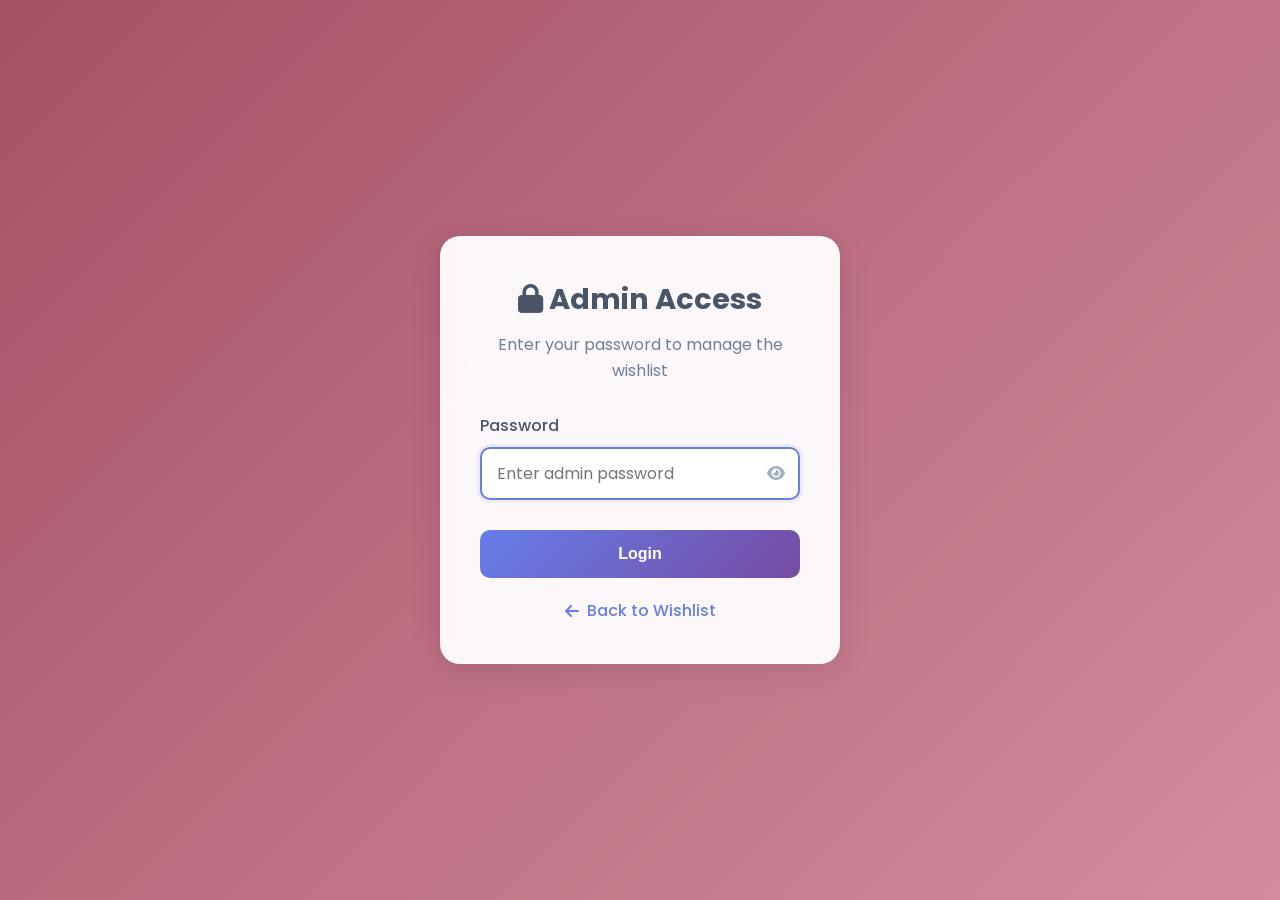
<file: admin-login.html>
<!DOCTYPE html>
<html lang="en">
<head>
    <meta charset="UTF-8">
    <meta name="viewport" content="width=device-width, initial-scale=1.0">
    <title>Admin Login - JJ's Birthday Wishlist</title>
    <link rel="stylesheet" href="styles.css">
    <link href="https://cdnjs.cloudflare.com/ajax/libs/font-awesome/6.0.0/css/all.min.css" rel="stylesheet">
    <link href="https://fonts.googleapis.com/css2?family=Poppins:wght@300;400;500;600;700&display=swap" rel="stylesheet">
    <style>
        .login-container {
            min-height: 100vh;
            display: flex;
            align-items: center;
            justify-content: center;
            padding: 20px;
        }
        
        .login-card {
            background: rgba(255, 255, 255, 0.95);
            backdrop-filter: blur(10px);
            border-radius: 20px;
            padding: 40px;
            box-shadow: 0 8px 32px rgba(0, 0, 0, 0.1);
            width: 100%;
            max-width: 400px;
            text-align: center;
        }
        
        .login-header {
            margin-bottom: 30px;
        }
        
        .login-header h1 {
            color: #4a5568;
            margin-bottom: 10px;
            font-size: 1.8rem;
        }
        
        .login-header p {
            color: #718096;
            font-size: 1rem;
        }
        
        .login-form {
            text-align: left;
        }
        
        .form-group {
            margin-bottom: 20px;
        }
        
        .form-group label {
            display: block;
            margin-bottom: 8px;
            font-weight: 500;
            color: #4a5568;
        }
        
        .form-group input {
            width: 100%;
            padding: 12px 15px;
            border: 2px solid #e2e8f0;
            border-radius: 10px;
            font-size: 16px;
            font-family: inherit;
            transition: all 0.3s ease;
            background: white;
        }
        
        .form-group input:focus {
            outline: none;
            border-color: #667eea;
            box-shadow: 0 0 0 3px rgba(102, 126, 234, 0.1);
        }
        
        .login-btn {
            width: 100%;
            padding: 15px;
            background: linear-gradient(135deg, #667eea 0%, #764ba2 100%);
            color: white;
            border: none;
            border-radius: 10px;
            font-size: 16px;
            font-weight: 600;
            cursor: pointer;
            transition: all 0.3s ease;
            margin-top: 10px;
        }
        
        .login-btn:hover {
            transform: translateY(-2px);
            box-shadow: 0 8px 25px rgba(102, 126, 234, 0.3);
        }
        
        .login-btn:disabled {
            opacity: 0.6;
            cursor: not-allowed;
            transform: none;
        }
        
        .back-link {
            margin-top: 20px;
            text-align: center;
        }
        
        .back-link a {
            color: #667eea;
            text-decoration: none;
            font-weight: 500;
            display: inline-flex;
            align-items: center;
            gap: 8px;
            transition: color 0.3s ease;
        }
        
        .back-link a:hover {
            color: #4a5568;
        }
        
        .error-message {
            background: #fed7d7;
            color: #c53030;
            padding: 12px 15px;
            border-radius: 10px;
            margin-bottom: 20px;
            font-size: 14px;
            display: none;
        }
        
        .password-toggle {
            position: relative;
        }
        
        .password-toggle i {
            position: absolute;
            right: 15px;
            top: 50%;
            transform: translateY(-50%);
            cursor: pointer;
            color: #a0aec0;
            transition: color 0.3s ease;
        }
        
        .password-toggle i:hover {
            color: #4a5568;
        }
        
        .loading {
            display: none;
            width: 20px;
            height: 20px;
            border: 2px solid #ffffff;
            border-top: 2px solid transparent;
            border-radius: 50%;
            animation: spin 1s linear infinite;
            margin: 0 auto;
        }
        
        @keyframes spin {
            0% { transform: rotate(0deg); }
            100% { transform: rotate(360deg); }
        }
    </style>
</head>
<body>
    <div class="login-container">
        <div class="login-card">
            <div class="login-header">
                <h1><i class="fas fa-lock"></i> Admin Access</h1>
                <p>Enter your password to manage the wishlist</p>
            </div>
            
            <div class="error-message" id="errorMessage">
                <i class="fas fa-exclamation-circle"></i>
                <span id="errorText">Invalid password. Please try again.</span>
            </div>
            
            <form class="login-form" id="loginForm">
                <div class="form-group">
                    <label for="password">Password</label>
                    <div class="password-toggle">
                        <input type="password" id="password" required placeholder="Enter admin password">
                        <i class="fas fa-eye" id="togglePassword" onclick="togglePasswordVisibility()"></i>
                    </div>
                </div>
                
                <button type="submit" class="login-btn" id="loginBtn">
                    <span id="loginText">Login</span>
                    <div class="loading" id="loading"></div>
                </button>
            </form>
            
            <div class="back-link">
                <a href="index.html">
                    <i class="fas fa-arrow-left"></i>
                    Back to Wishlist
                </a>
            </div>
        </div>
    </div>

    <script>
        // Default admin password (you can change this)
        const ADMIN_PASSWORD = "admin123";        
        // Check if already logged in
        if (sessionStorage.getItem('adminLoggedIn') === 'true') {
            window.location.href = 'admin-dashboard.html';
        }
        
        document.getElementById('loginForm').addEventListener('submit', function(e) {
            e.preventDefault();
            
            const password = document.getElementById('password').value;
            const loginBtn = document.getElementById('loginBtn');
            const loginText = document.getElementById('loginText');
            const loading = document.getElementById('loading');
            const errorMessage = document.getElementById('errorMessage');
            
            // Show loading state
            loginBtn.disabled = true;
            loginText.style.display = 'none';
            loading.style.display = 'block';
            errorMessage.style.display = 'none';
            
            // Simulate login delay for better UX
            setTimeout(() => {
                // Debug: Log the comparison
                console.log('Password entered:', password);
                console.log('Expected password:', ADMIN_PASSWORD);
                console.log('Match:', password === ADMIN_PASSWORD);
                
                if (password === ADMIN_PASSWORD) {
                    // Login successful
                    sessionStorage.setItem('adminLoggedIn', 'true');
                    sessionStorage.setItem('adminLoginTime', Date.now().toString());
                    window.location.href = 'admin-dashboard.html';
                } else {
                    // Login failed
                    loginBtn.disabled = false;
                    loginText.style.display = 'block';
                    loading.style.display = 'none';
                    errorMessage.style.display = 'block';
                    document.getElementById('password').value = '';
                    document.getElementById('password').focus();
                }
            }, 1000);
        });
        
        function togglePasswordVisibility() {
            const passwordInput = document.getElementById('password');
            const toggleIcon = document.getElementById('togglePassword');
            
            if (passwordInput.type === 'password') {
                passwordInput.type = 'text';
                toggleIcon.classList.remove('fa-eye');
                toggleIcon.classList.add('fa-eye-slash');
            } else {
                passwordInput.type = 'password';
                toggleIcon.classList.remove('fa-eye-slash');
                toggleIcon.classList.add('fa-eye');
            }
        }
        
        // Focus on password input when page loads
        document.addEventListener('DOMContentLoaded', function() {
            document.getElementById('password').focus();
        });
        
        // Handle Enter key
        document.getElementById('password').addEventListener('keypress', function(e) {
            if (e.key === 'Enter') {
                document.getElementById('loginForm').dispatchEvent(new Event('submit'));
            }
        });
    </script>
</body>
</html>
</file>
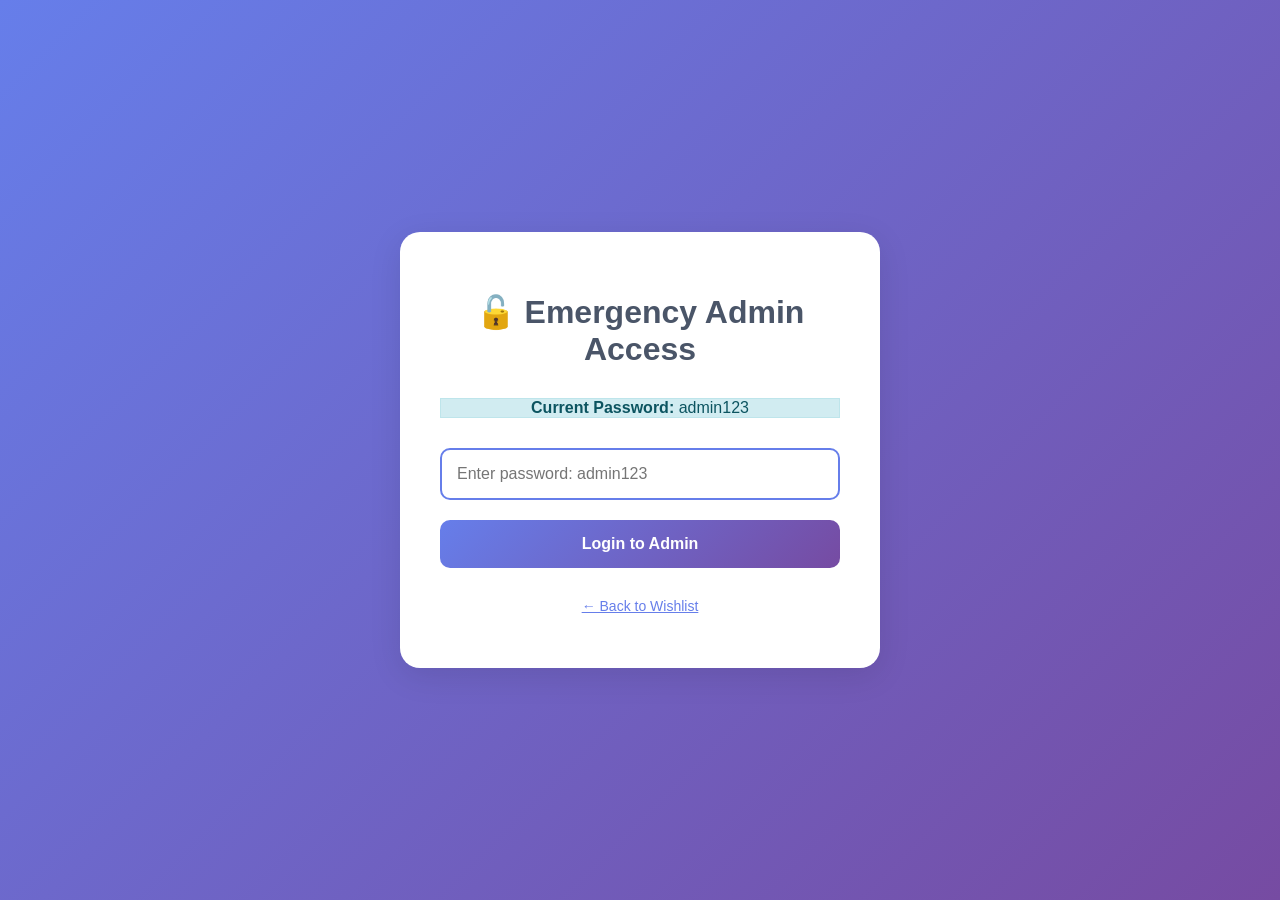
<file: emergency-login.html>
<!DOCTYPE html>
<html lang="en">
<head>
    <meta charset="UTF-8">
    <meta name="viewport" content="width=device-width, initial-scale=1.0">
    <title>Emergency Admin Access</title>
    <style>
        body {
            font-family: Arial, sans-serif;
            background: linear-gradient(135deg, #667eea 0%, #764ba2 100%);
            min-height: 100vh;
            display: flex;
            align-items: center;
            justify-content: center;
            margin: 0;
        }
        .login-box {
            background: white;
            padding: 40px;
            border-radius: 20px;
            box-shadow: 0 8px 32px rgba(0, 0, 0, 0.1);
            text-align: center;
            max-width: 400px;
            width: 90%;
        }
        h1 {
            color: #4a5568;
            margin-bottom: 30px;
        }
        input {
            width: 100%;
            padding: 15px;
            margin: 10px 0;
            border: 2px solid #e2e8f0;
            border-radius: 10px;
            font-size: 16px;
            box-sizing: border-box;
        }
        input:focus {
            outline: none;
            border-color: #667eea;
        }
        button {
            width: 100%;
            padding: 15px;
            background: linear-gradient(135deg, #667eea 0%, #764ba2 100%);
            color: white;
            border: none;
            border-radius: 10px;
            font-size: 16px;
            font-weight: 600;
            cursor: pointer;
            margin-top: 10px;
        }
        button:hover {
            transform: translateY(-2px);
            box-shadow: 0 8px 25px rgba(102, 126, 234, 0.3);
        }
        .message {
            margin-top: 20px;
            padding: 10px;
            border-radius: 5px;
            display: none;
        }
        .success {
            background: #d4edda;
            color: #155724;
            border: 1px solid #c3e6cb;
        }
        .error {
            background: #f8d7da;
            color: #721c24;
            border: 1px solid #f5c6cb;
        }
        .info {
            background: #d1ecf1;
            color: #0c5460;
            border: 1px solid #bee5eb;
            margin-bottom: 20px;
        }
    </style>
</head>
<body>
    <div class="login-box">
        <h1>🔓 Emergency Admin Access</h1>
        
        <div class="info">
            <strong>Current Password:</strong> admin123
        </div>
        
        <input type="password" id="password" placeholder="Enter password: admin123">
        <button onclick="login()">Login to Admin</button>
        
        <div id="message" class="message"></div>
        
        <p style="margin-top: 30px; font-size: 14px; color: #666;">
            <a href="index.html" style="color: #667eea;">← Back to Wishlist</a>
        </p>
    </div>

    <script>
        function login() {
            const password = document.getElementById('password').value;
            const message = document.getElementById('message');
            
            // Clear previous message
            message.style.display = 'none';
            
            if (password === 'admin123') {
                // Success
                message.className = 'message success';
                message.innerHTML = '✅ Login successful! Redirecting...';
                message.style.display = 'block';
                
                // Set session and redirect
                sessionStorage.setItem('adminLoggedIn', 'true');
                sessionStorage.setItem('adminLoginTime', Date.now().toString());
                
                setTimeout(() => {
                    window.location.href = 'admin-dashboard.html';
                }, 1000);
            } else {
                // Error
                message.className = 'message error';
                message.innerHTML = '❌ Wrong password. Try: admin123';
                message.style.display = 'block';
                document.getElementById('password').value = '';
                document.getElementById('password').focus();
            }
        }
        
        // Login on Enter key
        document.getElementById('password').addEventListener('keypress', function(e) {
            if (e.key === 'Enter') {
                login();
            }
        });
        
        // Focus on password field when page loads
        document.getElementById('password').focus();
    </script>
</body>
</html>
</file>
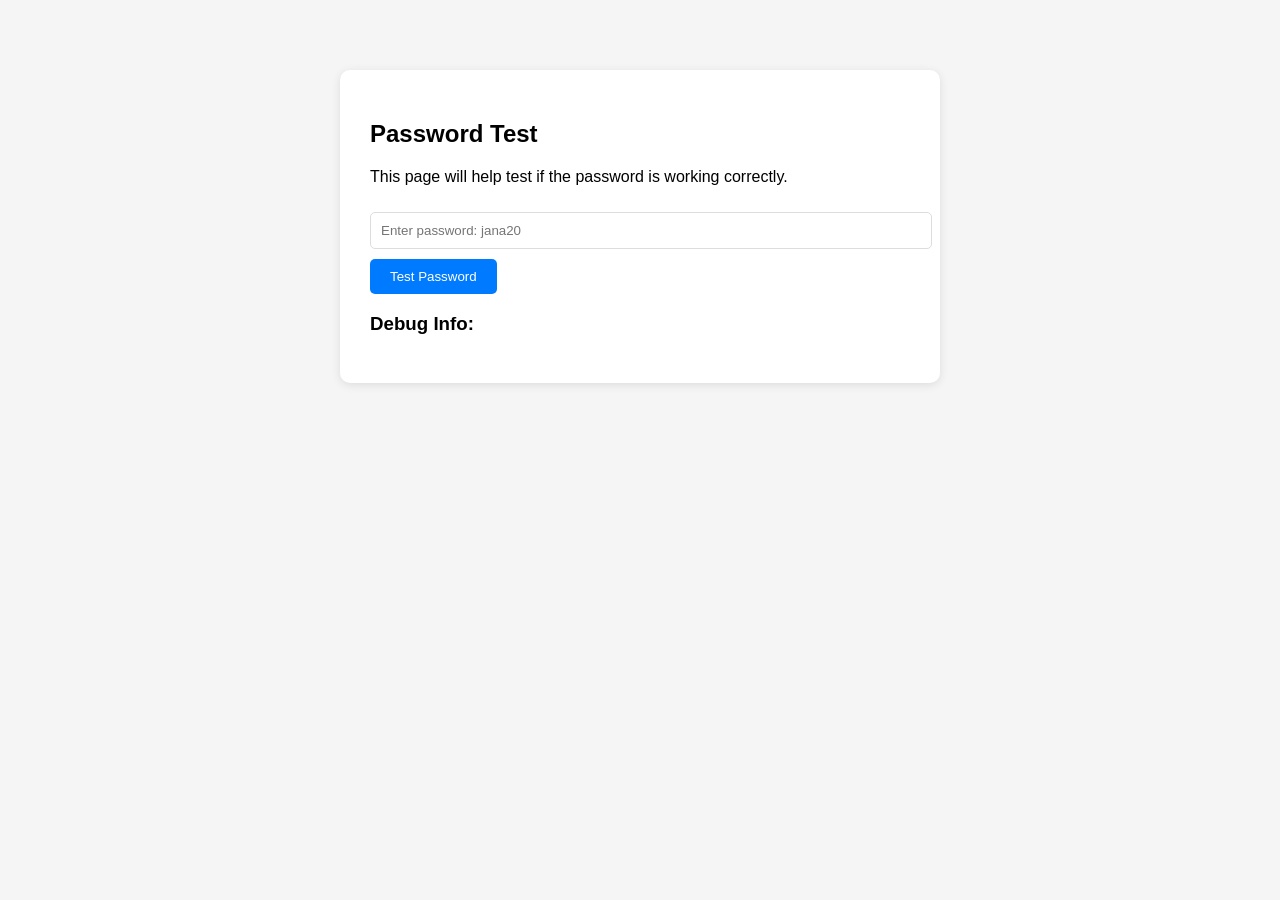
<file: password-test.html>
<!DOCTYPE html>
<html lang="en">
<head>
    <meta charset="UTF-8">
    <meta name="viewport" content="width=device-width, initial-scale=1.0">
    <title>Password Test</title>
    <style>
        body {
            font-family: Arial, sans-serif;
            max-width: 600px;
            margin: 50px auto;
            padding: 20px;
            background: #f5f5f5;
        }
        .test-box {
            background: white;
            padding: 30px;
            border-radius: 10px;
            box-shadow: 0 2px 10px rgba(0,0,0,0.1);
        }
        input {
            width: 100%;
            padding: 10px;
            margin: 10px 0;
            border: 1px solid #ddd;
            border-radius: 5px;
        }
        button {
            background: #007bff;
            color: white;
            padding: 10px 20px;
            border: none;
            border-radius: 5px;
            cursor: pointer;
        }
        .result {
            margin-top: 20px;
            padding: 10px;
            border-radius: 5px;
        }
        .success { background: #d4edda; color: #155724; }
        .error { background: #f8d7da; color: #721c24; }
    </style>
</head>
<body>
    <div class="test-box">
        <h2>Password Test</h2>
        <p>This page will help test if the password is working correctly.</p>
        
        <input type="password" id="testPassword" placeholder="Enter password: jana20">
        <button onclick="testPassword()">Test Password</button>
        
        <div id="result"></div>
        
        <h3>Debug Info:</h3>
        <div id="debug"></div>
    </div>

    <script>
        const ADMIN_PASSWORD = "jana20";
        
        function testPassword() {
            const input = document.getElementById('testPassword').value;
            const result = document.getElementById('result');
            const debug = document.getElementById('debug');
            
            // Clear previous results
            result.innerHTML = '';
            debug.innerHTML = '';
            
            // Debug information
            debug.innerHTML = `
                <p><strong>Input:</strong> "${input}"</p>
                <p><strong>Expected:</strong> "${ADMIN_PASSWORD}"</p>
                <p><strong>Length:</strong> ${input.length} (expected: ${ADMIN_PASSWORD.length})</p>
                <p><strong>Match:</strong> ${input === ADMIN_PASSWORD}</p>
                <p><strong>Trimmed:</strong> "${input.trim()}"</p>
            `;
            
            if (input === ADMIN_PASSWORD) {
                result.innerHTML = '<div class="result success">✅ Password is CORRECT!</div>';
                setTimeout(() => {
                    window.location.href = 'admin-dashboard.html';
                }, 1000);
            } else {
                result.innerHTML = '<div class="result error">❌ Password is INCORRECT</div>';
            }
        }
        
        // Test on Enter key
        document.getElementById('testPassword').addEventListener('keypress', function(e) {
            if (e.key === 'Enter') {
                testPassword();
            }
        });
    </script>
</body>
</html>
</file>
<file: styles.css>
/* Reset and Base Styles */
* {
    margin: 0;
    padding: 0;
    box-sizing: border-box;
}

body {
    font-family: 'Poppins', sans-serif;
    background: linear-gradient(135deg, #A55166 0%, #D38C9D 25%, #E2B4C1 50%, #F7DAE7 75%, #A55166 100%);
    background-size: 400% 400%;
    animation: gradientShift 15s ease infinite;
    min-height: 100vh;
    color: #333;
    line-height: 1.6;
}

@keyframes gradientShift {
    0% { background-position: 0% 50%; }
    50% { background-position: 100% 50%; }
    100% { background-position: 0% 50%; }
}

.container {
    max-width: 1200px;
    margin: 0 auto;
    padding: 20px;
}

/* Header Styles */
.header {
    margin-bottom: 40px;
    background: rgba(255, 255, 255, 0.95);
    backdrop-filter: blur(10px);
    border-radius: 20px;
    padding: 30px;
    box-shadow: 0 8px 32px rgba(0, 0, 0, 0.1);
}

.header-content {
    display: flex;
    align-items: center;
    justify-content: space-between;
    gap: 30px;
    max-width: 1000px;
    margin: 0 auto;
}

.header-text {
    flex: 1;
    text-align: left;
}

.header h1 {
    font-size: 2.5rem;
    font-weight: 700;
    color: #4a5568;
    margin-bottom: 10px;
}

.header h1 i {
    color: #A55166;
    margin-right: 15px;
    animation: pulse 2s ease-in-out infinite;
}

@keyframes pulse {
    0%, 100% { transform: scale(1); }
    50% { transform: scale(1.1); }
}

.subtitle {
    font-size: 1.2rem;
    color: #718096;
    font-weight: 400;
}

.header-image {
    flex-shrink: 0;
    display: flex;
    justify-content: center;
    align-items: center;
}

.hero-image {
    width: 200px;
    height: 200px;
    border-radius: 50%;
    object-fit: cover;
    border: 4px solid rgba(165, 81, 102, 0.2);
    box-shadow: 0 8px 25px rgba(165, 81, 102, 0.15);
    transition: all 0.3s ease;
    animation: float 3s ease-in-out infinite;
}

.hero-image:hover {
    transform: scale(1.05);
    box-shadow: 0 12px 35px rgba(165, 81, 102, 0.25);
    border-color: rgba(165, 81, 102, 0.4);
}

@keyframes float {
    0%, 100% { transform: translateY(0px); }
    50% { transform: translateY(-10px); }
}

/* Footer Styles */
.site-footer {
    margin-top: 50px;
    padding: 20px 0;
    text-align: center;
    border-top: 1px solid rgba(255, 255, 255, 0.2);
}

.footer-content {
    display: flex;
    justify-content: space-between;
    align-items: center;
    max-width: 1200px;
    margin: 0 auto;
    padding: 0 20px;
}

.footer-content p {
    color: rgba(255, 255, 255, 0.7);
    font-size: 0.9rem;
    margin: 0;
}

.admin-link {
    color: rgba(255, 255, 255, 0.3);
    text-decoration: none;
    font-size: 0.8rem;
    font-weight: 300;
    padding: 2px 6px;
    border-radius: 3px;
    transition: all 0.3s ease;
    opacity: 0.5;
}

.admin-link:hover {
    color: rgba(255, 255, 255, 0.6);
    background: rgba(255, 255, 255, 0.1);
    opacity: 1;
    text-decoration: none;
}

@media (max-width: 768px) {
    .footer-content {
        flex-direction: column;
        gap: 10px;
    }
    
    .admin-link {
        order: -1;
    }
}

/* Button Styles */
.btn {
    padding: 12px 24px;
    border: none;
    border-radius: 10px;
    font-size: 16px;
    font-weight: 500;
    cursor: pointer;
    transition: all 0.3s ease;
    display: inline-flex;
    align-items: center;
    gap: 8px;
    text-decoration: none;
    font-family: inherit;
}

.btn-primary {
    background: linear-gradient(135deg, #A55166 0%, #D38C9D 100%);
    color: white;
    box-shadow: 0 4px 15px rgba(165, 81, 102, 0.3);
    transition: all 0.3s ease;
}

.btn-primary:hover {
    transform: translateY(-3px) scale(1.05);
    box-shadow: 0 12px 30px rgba(165, 81, 102, 0.4);
    background: linear-gradient(135deg, #D38C9D 0%, #E2B4C1 100%);
}

.btn-secondary {
    background: #e53e3e;
    color: white;
}

.btn-secondary:hover {
    background: #c53030;
    transform: translateY(-2px);
    box-shadow: 0 8px 25px rgba(229, 62, 62, 0.3);
}

.btn-success {
    background: linear-gradient(135deg, #E2B4C1 0%, #F7DAE7 100%);
    color: #A55166;
    width: 100%;
    justify-content: center;
    margin-top: 10px;
    font-weight: 600;
    box-shadow: 0 4px 15px rgba(226, 180, 193, 0.3);
    transition: all 0.3s ease;
}

.btn-success:hover {
    background: linear-gradient(135deg, #F7DAE7 0%, #E2B4C1 100%);
    transform: translateY(-3px) scale(1.05);
    box-shadow: 0 12px 30px rgba(226, 180, 193, 0.4);
    color: #A55166;
}

.btn-small {
    padding: 8px 16px;
    font-size: 14px;
}

/* Compact Notifications Section */
.compact-notifications {
    background: rgba(255, 255, 255, 0.95);
    backdrop-filter: blur(10px);
    border-radius: 20px;
    margin-top: 30px;
    box-shadow: 0 8px 32px rgba(0, 0, 0, 0.1);
    overflow: hidden;
}

.notifications-toggle {
    padding: 20px 30px;
    background: linear-gradient(135deg, #A55166 0%, #D38C9D 50%, #E2B4C1 100%);
    color: white;
    position: relative;
    overflow: hidden;
}

.notifications-toggle::before {
    content: '';
    position: absolute;
    top: 0;
    left: -100%;
    width: 100%;
    height: 100%;
    background: linear-gradient(90deg, transparent, rgba(255, 255, 255, 0.2), transparent);
    transition: left 0.5s;
}

.notifications-toggle:hover::before {
    left: 100%;
}

.toggle-btn {
    background: none;
    border: none;
    color: white;
    font-size: 1.1rem;
    font-weight: 600;
    cursor: pointer;
    display: flex;
    align-items: center;
    gap: 10px;
    transition: all 0.3s ease;
    width: 100%;
    justify-content: center;
}

.toggle-btn:hover {
    opacity: 0.9;
}

.toggle-icon {
    transition: transform 0.3s ease;
}

.toggle-icon.rotated {
    transform: rotate(180deg);
}

.notifications-content {
    display: none;
    padding: 25px;
    background: #f7fafc;
}

.notifications-content.show {
    display: block;
    animation: slideDown 0.3s ease-out;
}

@keyframes slideDown {
    from {
        opacity: 0;
        transform: translateY(-10px);
    }
    to {
        opacity: 1;
        transform: translateY(0);
    }
}

.notification-tabs {
    display: flex;
    gap: 8px;
    margin-bottom: 20px;
    justify-content: center;
    flex-wrap: wrap;
}

.tab-btn {
    padding: 8px 16px;
    border: 2px solid #e2e8f0;
    background: white;
    color: #4a5568;
    border-radius: 8px;
    cursor: pointer;
    transition: all 0.3s ease;
    font-weight: 500;
    display: flex;
    align-items: center;
    gap: 6px;
    font-size: 0.9rem;
}

.tab-btn:hover {
    border-color: #A55166;
    color: #A55166;
    transform: translateY(-1px);
    box-shadow: 0 2px 10px rgba(165, 81, 102, 0.2);
}

.tab-btn.active {
    background: linear-gradient(135deg, #A55166 0%, #D38C9D 100%);
    color: white;
    border-color: transparent;
    box-shadow: 0 4px 15px rgba(165, 81, 102, 0.3);
    transform: translateY(-2px);
}

.tab-content {
    display: none;
}

.tab-content.active {
    display: block;
    animation: fadeIn 0.3s ease-out;
}

.compact-form {
    background: white;
    border-radius: 12px;
    padding: 20px;
    border: 2px solid #e2e8f0;
}

.form-row {
    display: grid;
    grid-template-columns: 1fr 1fr;
    gap: 15px;
    margin-bottom: 15px;
}

.compact-form input,
.compact-form textarea {
    width: 100%;
    padding: 10px 12px;
    border: 2px solid #e2e8f0;
    border-radius: 8px;
    font-size: 14px;
    font-family: inherit;
    transition: all 0.3s ease;
    background: white;
    box-sizing: border-box;
}

.compact-form input:focus,
.compact-form textarea:focus {
    outline: none;
    border-color: #667eea;
    box-shadow: 0 0 0 3px rgba(102, 126, 234, 0.1);
}

.compact-form textarea {
    resize: vertical;
    min-height: 60px;
    margin-bottom: 15px;
}

.compact-form .btn {
    width: 100%;
    padding: 10px;
    font-size: 14px;
    justify-content: center;
}

@media (max-width: 768px) {
    .form-row {
        grid-template-columns: 1fr;
    }
    
    .notification-tabs {
        flex-direction: column;
    }
    
    .tab-btn {
        justify-content: center;
    }
}

/* Filter Section */
.filter-section {
    background: rgba(255, 255, 255, 0.95);
    backdrop-filter: blur(10px);
    border-radius: 20px;
    padding: 25px;
    margin-bottom: 30px;
    box-shadow: 0 8px 32px rgba(0, 0, 0, 0.1);
}

.search-box {
    position: relative;
    margin-bottom: 20px;
}

.search-box i {
    position: absolute;
    left: 15px;
    top: 50%;
    transform: translateY(-50%);
    color: #a0aec0;
}

.search-box input {
    width: 100%;
    padding: 12px 15px 12px 45px;
    border: 2px solid #e2e8f0;
    border-radius: 10px;
    font-size: 16px;
    background: white;
    transition: all 0.3s ease;
}

.search-box input:focus {
    outline: none;
    border-color: #A55166;
    box-shadow: 0 0 0 3px rgba(165, 81, 102, 0.1);
    transform: scale(1.02);
}

.filter-controls {
    display: flex;
    gap: 15px;
    flex-wrap: wrap;
}

.filter-controls select {
    flex: 1;
    min-width: 150px;
    padding: 12px 15px;
    border: 2px solid #e2e8f0;
    border-radius: 10px;
    font-size: 16px;
    background: white;
    cursor: pointer;
    transition: all 0.3s ease;
}

.filter-controls select:focus {
    outline: none;
    border-color: #A55166;
    box-shadow: 0 0 0 3px rgba(165, 81, 102, 0.1);
    transform: scale(1.02);
}

/* Stats Section */
.stats-section {
    display: grid;
    grid-template-columns: repeat(auto-fit, minmax(200px, 1fr));
    gap: 20px;
    margin-bottom: 30px;
}

.stat-card {
    background: rgba(255, 255, 255, 0.95);
    backdrop-filter: blur(10px);
    border-radius: 15px;
    padding: 25px;
    display: flex;
    align-items: center;
    gap: 20px;
    box-shadow: 0 8px 32px rgba(0, 0, 0, 0.1);
    transition: transform 0.3s ease;
}

.stat-card:hover {
    transform: translateY(-5px);
}

.stat-card i {
    font-size: 2.5rem;
    color: #A55166;
    transition: all 0.3s ease;
}

.stat-card:hover i {
    transform: scale(1.1) rotate(5deg);
    color: #D38C9D;
}

.stat-info {
    display: flex;
    flex-direction: column;
}

.stat-number {
    font-size: 2rem;
    font-weight: 700;
    color: #4a5568;
    line-height: 1;
}

.stat-label {
    font-size: 0.9rem;
    color: #718096;
    font-weight: 500;
}

/* Wishlist Grid */
.wishlist-container {
    background: rgba(255, 255, 255, 0.95);
    backdrop-filter: blur(10px);
    border-radius: 20px;
    padding: 30px;
    box-shadow: 0 8px 32px rgba(0, 0, 0, 0.1);
    min-height: 400px;
}

.wishlist-grid {
    display: grid;
    grid-template-columns: repeat(auto-fill, minmax(300px, 1fr));
    gap: 25px;
}

.wishlist-item {
    background: white;
    border-radius: 15px;
    padding: 25px;
    box-shadow: 0 4px 20px rgba(0, 0, 0, 0.08);
    transition: all 0.4s cubic-bezier(0.175, 0.885, 0.32, 1.275);
    border: 2px solid transparent;
    position: relative;
    overflow: hidden;
}

.wishlist-item::before {
    content: '';
    position: absolute;
    top: 0;
    left: 0;
    right: 0;
    bottom: 0;
    background: linear-gradient(135deg, rgba(165, 81, 102, 0.05) 0%, rgba(211, 140, 157, 0.05) 100%);
    opacity: 0;
    transition: opacity 0.3s ease;
    z-index: 1;
}

.wishlist-item:hover {
    transform: translateY(-8px) scale(1.02);
    box-shadow: 0 15px 40px rgba(165, 81, 102, 0.2);
    border-color: rgba(165, 81, 102, 0.3);
}

.wishlist-item:hover::before {
    opacity: 1;
}

.wishlist-item > * {
    position: relative;
    z-index: 2;
}

.wishlist-item.purchased {
    opacity: 0.7;
    border-color: #38a169;
}

.wishlist-item.purchased::before {
    content: 'PURCHASED';
    position: absolute;
    top: 15px;
    right: 15px;
    background: #38a169;
    color: white;
    padding: 5px 10px;
    border-radius: 20px;
    font-size: 0.7rem;
    font-weight: 600;
    letter-spacing: 0.5px;
}

.item-header {
    display: flex;
    justify-content: space-between;
    align-items: flex-start;
    margin-bottom: 15px;
}

.item-name {
    font-size: 1.3rem;
    font-weight: 600;
    color: #4a5568;
    margin: 0;
    flex: 1;
}

.item-priority {
    padding: 4px 12px;
    border-radius: 20px;
    font-size: 0.8rem;
    font-weight: 600;
    text-transform: uppercase;
    letter-spacing: 0.5px;
}

.priority-high {
    background: linear-gradient(135deg, #F7DAE7 0%, #E2B4C1 100%);
    color: #A55166;
    box-shadow: 0 2px 8px rgba(165, 81, 102, 0.2);
    animation: priorityPulse 2s ease-in-out infinite;
}

.priority-medium {
    background: linear-gradient(135deg, #E2B4C1 0%, #D38C9D 100%);
    color: white;
    box-shadow: 0 2px 8px rgba(211, 140, 157, 0.2);
}

.priority-low {
    background: linear-gradient(135deg, #D38C9D 0%, #A55166 100%);
    color: white;
    box-shadow: 0 2px 8px rgba(165, 81, 102, 0.2);
}

@keyframes priorityPulse {
    0%, 100% { transform: scale(1); }
    50% { transform: scale(1.05); }
}

.item-category {
    display: inline-block;
    background: linear-gradient(135deg, #A55166 0%, #D38C9D 100%);
    color: white;
    padding: 4px 12px;
    border-radius: 20px;
    font-size: 0.8rem;
    font-weight: 500;
    margin-bottom: 15px;
    box-shadow: 0 2px 8px rgba(165, 81, 102, 0.3);
    transition: all 0.3s ease;
}

.item-category:hover {
    transform: scale(1.05);
    box-shadow: 0 4px 12px rgba(165, 81, 102, 0.4);
}

.item-description {
    color: #718096;
    margin-bottom: 15px;
    line-height: 1.5;
}

.item-price {
    font-size: 1.1rem;
    font-weight: 600;
    color: #4a5568;
    margin-bottom: 15px;
}

.item-image {
    width: 100%;
    height: 280px;
    object-fit: cover;
    border-radius: 12px;
    margin-bottom: 15px;
    border: 2px solid #e2e8f0;
    transition: transform 0.3s ease;
    box-shadow: 0 4px 15px rgba(0, 0, 0, 0.1);
}

.item-image:hover {
    transform: scale(1.03);
    box-shadow: 0 6px 20px rgba(0, 0, 0, 0.15);
}

.item-actions {
    display: flex;
    gap: 10px;
    flex-wrap: wrap;
}

.item-actions .btn {
    flex: 1;
    min-width: 120px;
    justify-content: center;
}

/* Empty State */
.empty-state {
    text-align: center;
    padding: 60px 20px;
    color: #718096;
}

.empty-state i {
    font-size: 4rem;
    color: #cbd5e0;
    margin-bottom: 20px;
}

.empty-state h3 {
    font-size: 1.5rem;
    margin-bottom: 10px;
    color: #4a5568;
}

.empty-state p {
    font-size: 1.1rem;
    margin-bottom: 30px;
}

/* Modal Styles */
.modal {
    display: none;
    position: fixed;
    z-index: 1000;
    left: 0;
    top: 0;
    width: 100%;
    height: 100%;
    background-color: rgba(0, 0, 0, 0.5);
    backdrop-filter: blur(5px);
}

.modal.show {
    display: flex;
    align-items: center;
    justify-content: center;
    animation: fadeIn 0.3s ease-out;
}

@keyframes fadeIn {
    from {
        opacity: 0;
    }
    to {
        opacity: 1;
    }
}

.modal-content {
    background: white;
    border-radius: 20px;
    padding: 30px;
    max-width: 500px;
    width: 90%;
    max-height: 80vh;
    overflow-y: auto;
    position: relative;
    animation: slideUp 0.3s ease-out;
}

@keyframes slideUp {
    from {
        opacity: 0;
        transform: translateY(30px);
    }
    to {
        opacity: 1;
        transform: translateY(0);
    }
}

.close {
    position: absolute;
    top: 15px;
    right: 20px;
    font-size: 2rem;
    font-weight: bold;
    cursor: pointer;
    color: #a0aec0;
    transition: color 0.3s ease;
}

.close:hover {
    color: #4a5568;
}

/* Responsive Design */
@media (max-width: 768px) {
    .container {
        padding: 15px;
    }
    
    .header-content {
        flex-direction: column;
        text-align: center;
        gap: 20px;
    }
    
    .header-text {
        text-align: center;
    }
    
    .header h1 {
        font-size: 2rem;
    }
    
    .subtitle {
        font-size: 1rem;
    }
    
    .hero-image {
        width: 150px;
        height: 150px;
    }
    
    .admin-controls {
        flex-direction: column;
    }
    
    .filter-controls {
        flex-direction: column;
    }
    
    .stats-section {
        grid-template-columns: 1fr;
    }
    
    .wishlist-grid {
        grid-template-columns: 1fr;
    }
    
    .item-actions {
        flex-direction: column;
    }
    
    .item-actions .btn {
        min-width: auto;
    }
}

@media (max-width: 480px) {
    .header {
        padding: 20px;
    }
    
    .header h1 {
        font-size: 1.8rem;
    }
    
    .hero-image {
        width: 120px;
        height: 120px;
    }
    
    .admin-panel,
    .filter-section,
    .wishlist-container {
        padding: 20px;
    }
    
    .modal-content {
        padding: 20px;
        margin: 20px;
    }
}

/* Animation Classes */
.fade-in {
    animation: fadeIn 0.5s ease-out;
}

.slide-up {
    animation: slideUp 0.5s ease-out;
}

/* Loading State */
.loading {
    display: flex;
    justify-content: center;
    align-items: center;
    padding: 40px;
}

.spinner {
    width: 40px;
    height: 40px;
    border: 4px solid #e2e8f0;
    border-top: 4px solid #667eea;
    border-radius: 50%;
    animation: spin 1s linear infinite;
}

@keyframes spin {
    0% { transform: rotate(0deg); }
    100% { transform: rotate(360deg); }
}
</file>
